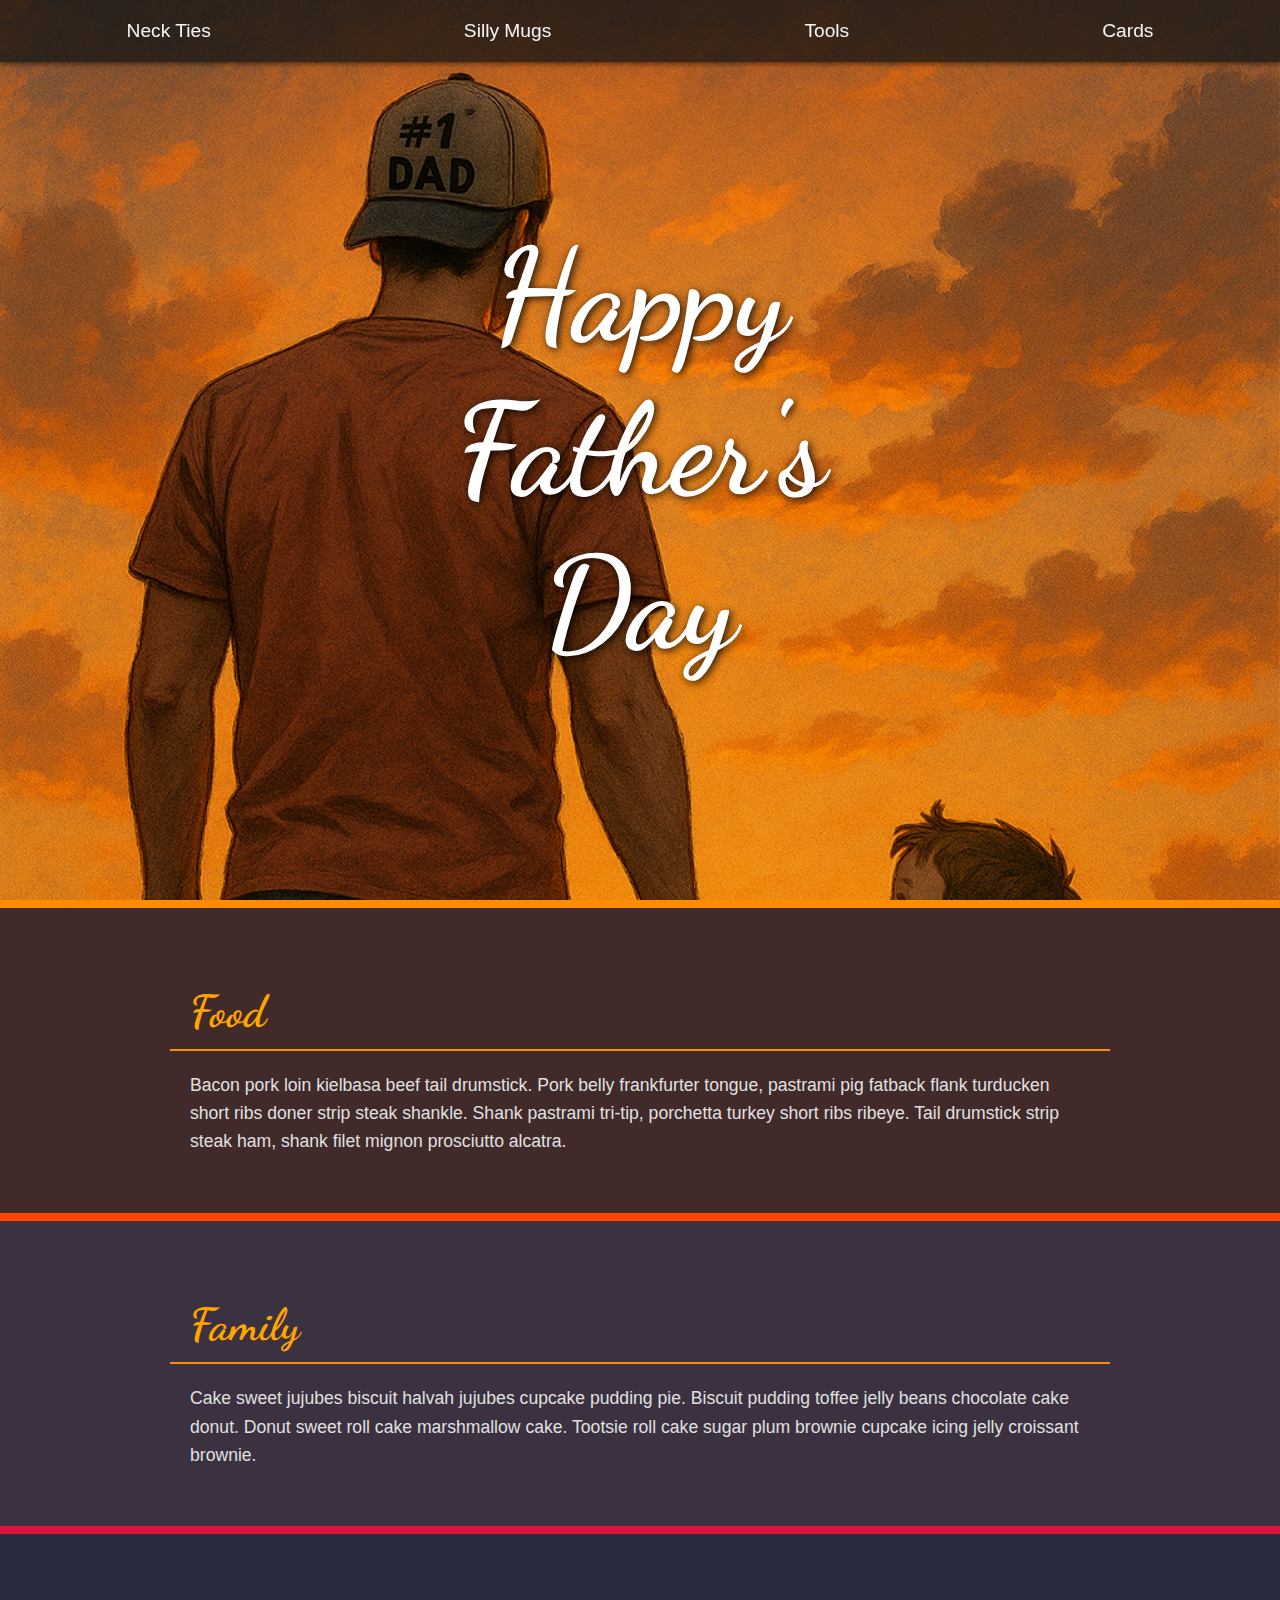
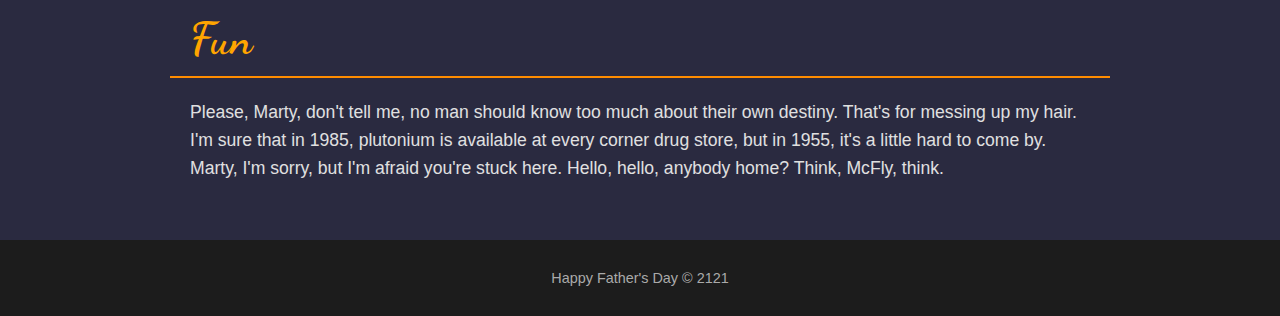
<file: ice/fathersday/index.html>
<!DOCTYPE html>
<html lang="en">

<head>
    <meta charset="UTF-8">
    <meta name="viewport" content="width=device-width, initial-scale=1.0">
    <title>Father's Day Page</title>
    <link rel="stylesheet" href="./styles/styles.css">
</head>

<body>
    <div id="wrapper">
        <header>
            <nav>
                <ul>
                    <li>Neck Ties</li>
                    <li>Silly Mugs</li>
                    <li>Tools</li>
                    <li>Cards</li>
                </ul>
            </nav>
        </header>
        <main>
            <h1>Happy Father's Day</h1>
            <img src="images/fathersday.png">
            <section>
                <h2>Food</h2>
                <p>Bacon pork loin kielbasa beef tail drumstick. Pork belly frankfurter tongue,
                     pastrami pig fatback flank turducken short ribs doner strip steak shankle.
                      Shank pastrami tri-tip, porchetta turkey short ribs ribeye. 
                      Tail drumstick strip steak ham, shank filet mignon prosciutto alcatra. </p>
            </section>
            <section>
                <h2>Family</h2>
                <p>Cake sweet jujubes biscuit halvah jujubes cupcake pudding pie. Biscuit
                    pudding toffee jelly beans chocolate cake donut. Donut sweet roll cake
                    marshmallow cake. Tootsie roll cake sugar plum brownie cupcake icing
                    jelly croissant brownie.</p>
            </section>
            <section>
                <h2>Fun</h2>
                <p>Please, Marty, don't tell me, no man should know too much about their own
                     destiny. That's for messing up my hair. I'm sure that in 1985, 
                     plutonium is available at every corner drug store, but in 1955, 
                     it's a little hard to come by. Marty, I'm sorry, but I'm afraid 
                     you're stuck here. Hello, hello, anybody home? Think, McFly, think. 
                     </p>
            </section>
        </main>
        <footer>
            Happy Father's Day &copy; 2121
        </footer>
    </div>
</body>

</html>
</file>
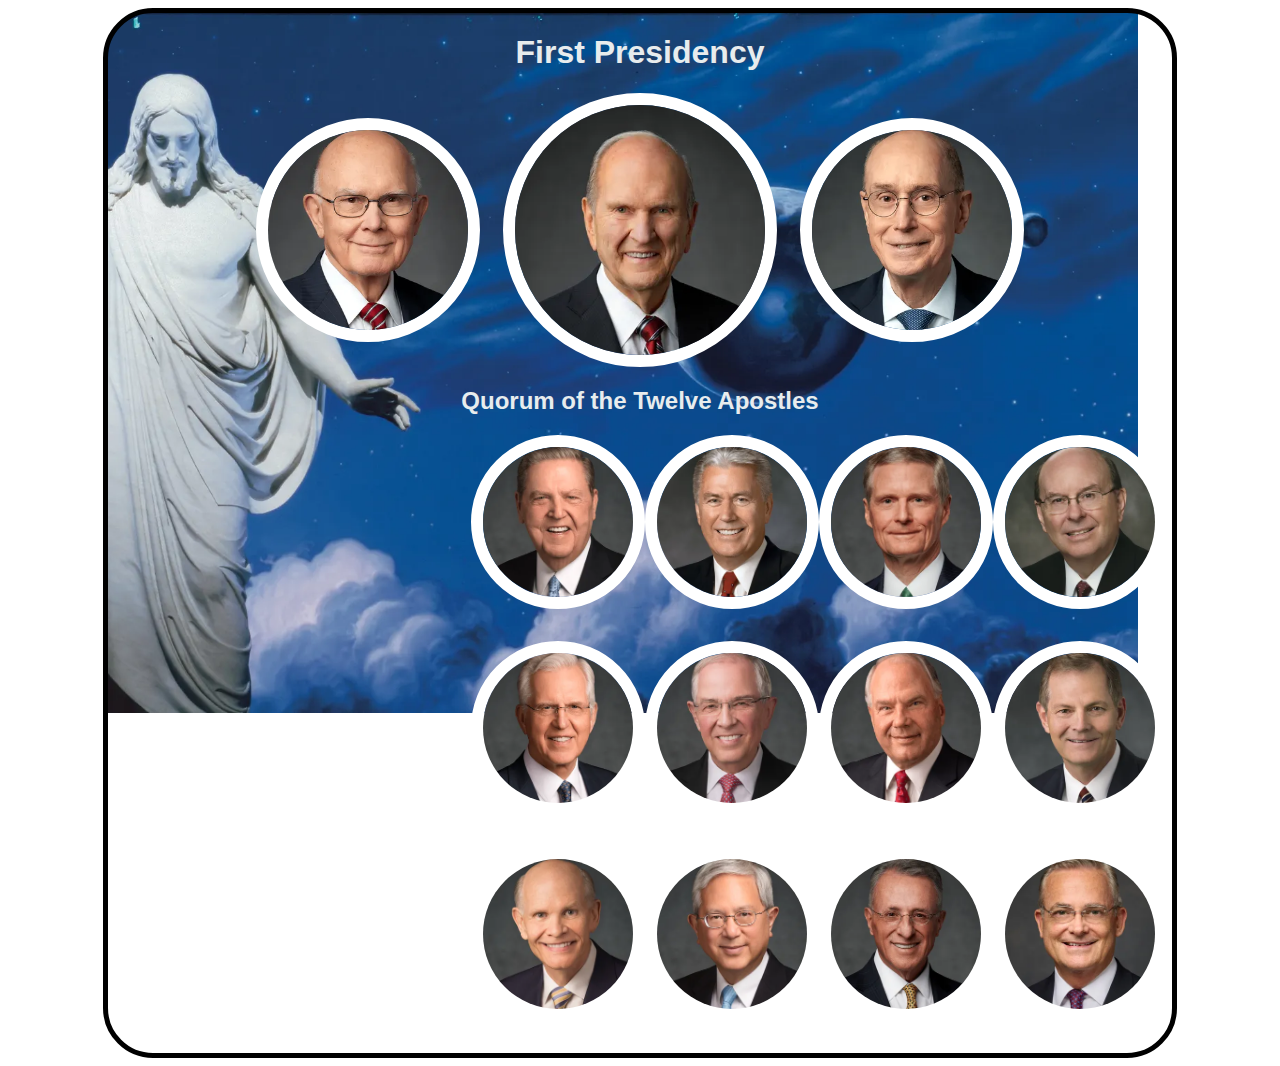
<file: ice/apostle_spotlight/apostles.html>
<!DOCTYPE html>
<html lang="en">
<head>
    <meta charset="UTF-8">
    <meta name="viewport" content="width=device-width, initial-scale=1.0">
    <title>Apostles Spotlights</title>
    <style>
        body {
           color: #E8ECED;
           font-family: Arial, Helvetica, sans-serif;
           text-align: center;
        }
        #content {
            border: 5px solid black;
            border-radius: 50px;
            background-image: url(./images/christus.webp);
            background-repeat: no-repeat;
            background-position-x: -300px   ;
            background-size: 125%;
            width: 85%;
            max-width: 1920px;
            height: 100%;
            margin: 0 auto;
            padding: 0 5%;
            box-sizing: border-box;
        }
        img {
            border: 12px solid white;
            transition: 0.1s;
        }
        img:hover {
            border: 12px solid #007DA5;
            box-shadow: 5px 5px 10px #002244;
            transform: scale(95%);
        }
        #first-presidency {
            display: flex;
            justify-content: center;
            align-items: center;
        }
        #Prophet {
            height: 250px;
            width: 250px;
            object-fit: cover;
            border-radius: 50%;
            margin: 0 2.5%;
        }
        .counselor {
            height: 200px;
            width: 200px;
            object-fit: cover;
            border-radius: 50%;
        }
        #apostles {
            display: grid;
            grid-template-columns: repeat(4, 1fr);
            margin: 0 300px;
        }
        .apostle {
            border-radius: 50%;
            height: 150px;
            width: 150px;
            object-fit: cover;
            margin-bottom: 2em;
            justify-self: center;
        }
    </style>
</head>
<body>
    <div id="content">

        <h1>First Presidency</h1>
        <div id="first-presidency">
            <img class="counselor" src="./images/oaks.webp" alt="Dallin H. Oaks.">
            <img id="Prophet" src="./images/nelson.webp" alt="Russell M. Nelson">
            <img class="counselor" src="./images/eyring.webp" alt="Henry B. Eyring">
        </div>

        <h2>Quorum of the Twelve Apostles</h2>
        <div id="apostles">
            <img class="apostle" src="./images/holland.webp" alt="Jeffery R. Holland">
            <img class="apostle" src="./images/uchtdorf.webp" alt="Dieter F. Uchtdorf">
            <img class="apostle" src="./images/bednar.webp" alt="David A. Bednar">
            <img class="apostle" src="./images/cook.webp" alt="Quentin L. Cook">
            <img class="apostle" src="./images/christofferson.webp" alt="D. Todd Christofferson">
            <img class="apostle" src="./images/anderson.webp" alt="Niel L. Anderson">
            <img class="apostle" src="./images/rasband.webp" alt="Ronald A. Rasband">
            <img class="apostle" src="./images/stevenson.webp" alt="Gary E. Stevenson">
            <img class="apostle" src="./images/renlund.webp" alt="Dale G. Renlund">
            <img class="apostle" src="./images/gong.webp" alt="Gerrit W. Gong">
            <img class="apostle" src="./images/soares.webp" alt="Ulisses Soares">
            <img class="apostle" src="./images/kearon.webp" alt="Patrick Kearon">
        </div>
    </div>
</body>
</html>
</file>
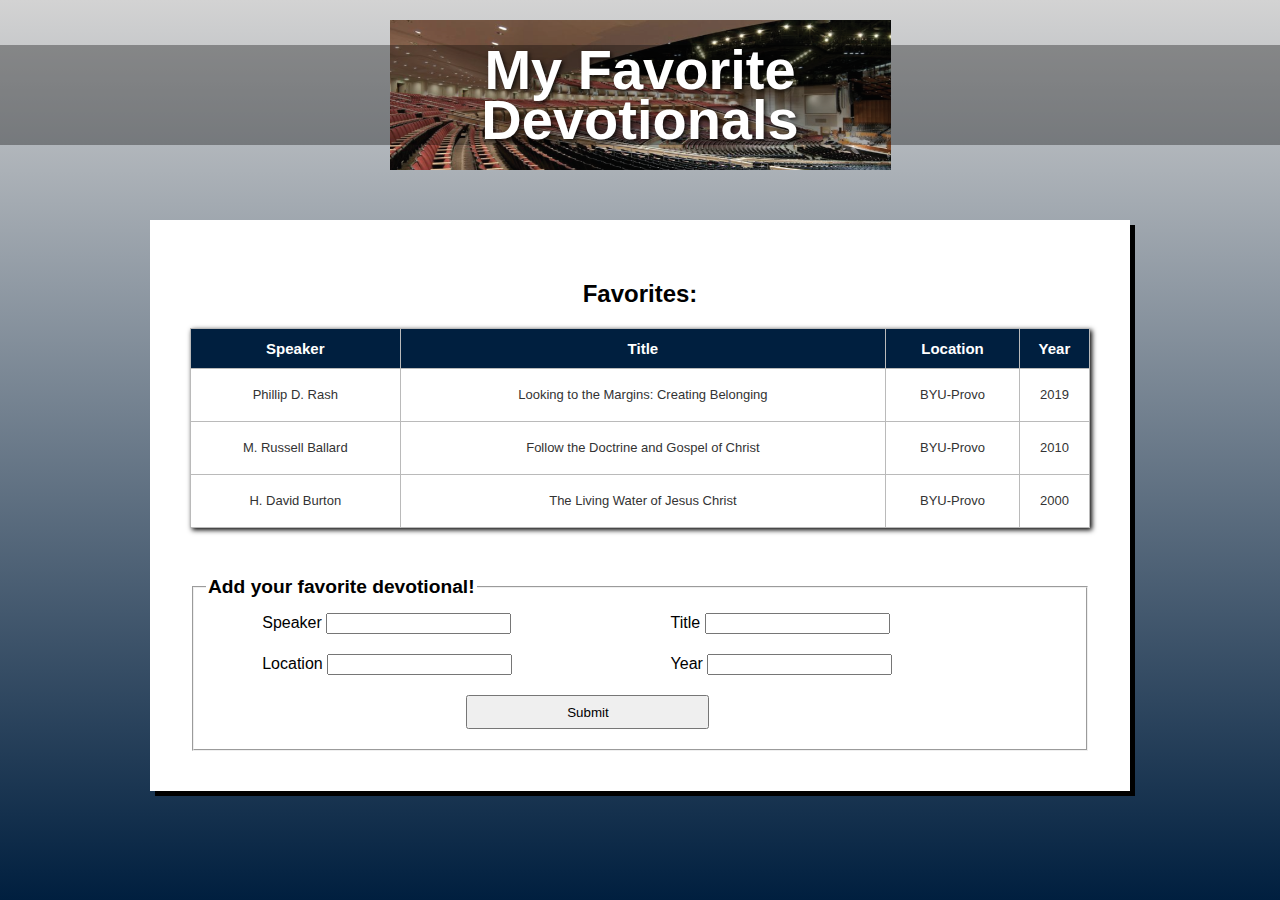
<file: ice/favorite_devo/favdevo.html>
<!DOCTYPE html>
<html lang="en">
<head>
  <meta charset="UTF-8" />
  <meta name="viewport" content="width=device-width, initial-scale=1.0"/>
  <title>My Favorite Devotionals</title>
  <link rel="stylesheet" href="styles/styles.css" />
</head>
<body>
  <div class="container">
    <header class="header">
      <div class="header-image">
        <h1>My Favorite<br>Devotionals</h1>
      </div>
    </header>
    <main>
      <div class="content-box">
        <!-- Add your devotional content here -->
        <h2>Favorites:</h2> 
        <table>
            <thead>
            <tr>
              <th>Speaker</th>
              <th>Title</th>
              <th>Location</th>
              <th>Year</th>
            </tr>
            </thead>

            <tbody>
            <tr>
              <td>Phillip D. Rash</td>
              <td>Looking to the Margins: Creating Belonging</td>
              <td>BYU-Provo</td>
              <td>2019</td>
            </tr>

            <tr>
              <td>M. Russell Ballard</td>
              <td>Follow the Doctrine and Gospel of Christ</td>
              <td>BYU-Provo</td>
              <td>2010</td>
            </tr>

            <tr>
              <td>H. David Burton</td>
              <td>The Living Water of Jesus Christ</td>
              <td>BYU-Provo</td>
              <td>2000</td>
            </tr>
            </tbody>
         </table>

         <form>
          <fieldset>
            <legend>Add your favorite devotional!</legend>
            <div id="1">
              <label for="speaker">Speaker</label>
              <input type="text" name="speaker" id="speaker">
            </div>
              
            <div id="2">
              <label for="title">Title</label>
              <input type="text" name="title" id="title">
            </div>

            <div id="3">
              <label for="location">Location</label>
              <input type="text" name="location" id="location">
            </div>

            <div id="4">
              <label for="year">Year</label>
              <input type="text" name="year" id="year">
            </div>

            <div id="submit">
              <input type="submit" value="Submit">
            </div>
          </fieldset>
         </form>

        </div>
    </main>
  </div>
</body>
</html>
</file>
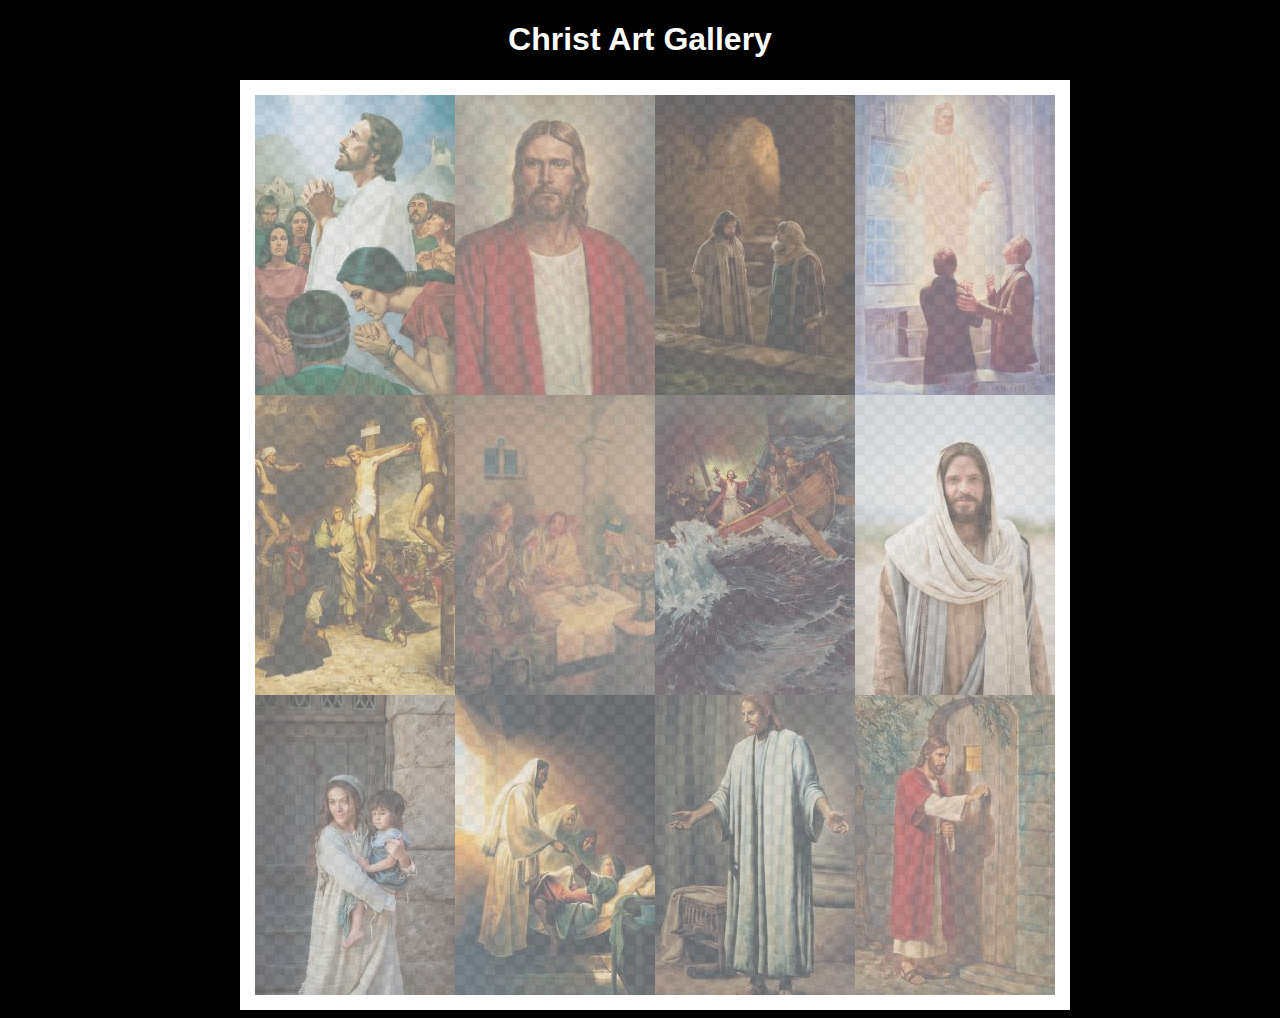
<file: ice/gallery/gallery.html>
<!DOCTYPE html>
<html lang="en">
<head>
    <meta charset="UTF-8">
    <meta name="viewport" content="width=device-width, initial-scale=1.0">
    <title>Images of Christ</title>
    <style>
        body {
            background: black;
        }
        #wrapper{
            width: 800px;
            margin: 0 auto;
        }
        nav {
            color: white;
            text-align: center;
            font-family: Haettenschweiler, 'Arial Narrow Bold', sans-serif;
        }
        #gallery{
            display: grid;
            grid-template-columns: 200px 200px 200px 200px;
            border: 15px solid rgb(255, 255, 255);
            width: 100%;
            background-color: #ddd;
            background-image:
                linear-gradient(45deg, #ccc 26%, transparent 26%), 
                linear-gradient(135deg, #ccc 26%, transparent 26%),
                linear-gradient(45deg, transparent 75%, #ccc 75%),
                linear-gradient(135deg, transparent 75%, #ccc 75%);
            background-size: 20px 20px; /* Must be a square */
            background-position: 0 0, 10px 0, 10px -10px, 0px 10px; 
            
        }
        #gallery a {
            cursor: url('images/christus.png'), pointer;
        }
        #gallery img {
            width: 200px;
            height: 300px;
            opacity:50%;
            display:block;
        }
        #gallery img:hover{
            opacity: 100%;
        }
    </style>
</head>
<body>
    <div id="wrapper">
        <nav>
            <h1>Christ Art Gallery</h1>
        </nav>
        <main>
            <div id="gallery">
                <a href="images/big/img1.jpg"><img src="images/small/img1.jpg" alt="huge file size" ></a>
                <a href="images/big/img2.jpg"><img src="images/small/img2.jpg" alt="huge file size" ></a>
                <a href="images/big/img3.jpg"><img src="images/small/img3.jpg" alt="huge file size" ></a>
                <a href="images/big/img4.jpg"><img src="images/small/img4.jpg" alt="huge file size" ></a>
                <a href="images/big/img5.jpg"><img src="images/small/img5.jpg" alt="huge file size" ></a>
                <a href="images/big/img6.jpg"><img src="images/small/img6.jpg" alt="huge file size" ></a>
                <a href="images/big/img7.jpg"><img src="images/small/img7.jpg" alt="huge file size" ></a>
                <a href="images/big/img8.jpg"><img src="images/small/img8.jpg" alt="huge file size" ></a>
                <a href="images/big/img9.jpg"><img src="images/small/img9.jpg" alt="huge file size" ></a>
                <a href="images/big/img10.jpg"><img src="images/small/img10.jpg" alt="huge file size" ></a>
                <a href="images/big/img11.jpg"><img src="images/small/img11.jpg" alt="huge file size" ></a>
                <a href="images/big/img12.jpg"><img src="images/small/img12.jpg" alt="huge file size" ></a>
            </div>
        </main>
    </div>
</body>
</html>
</file>
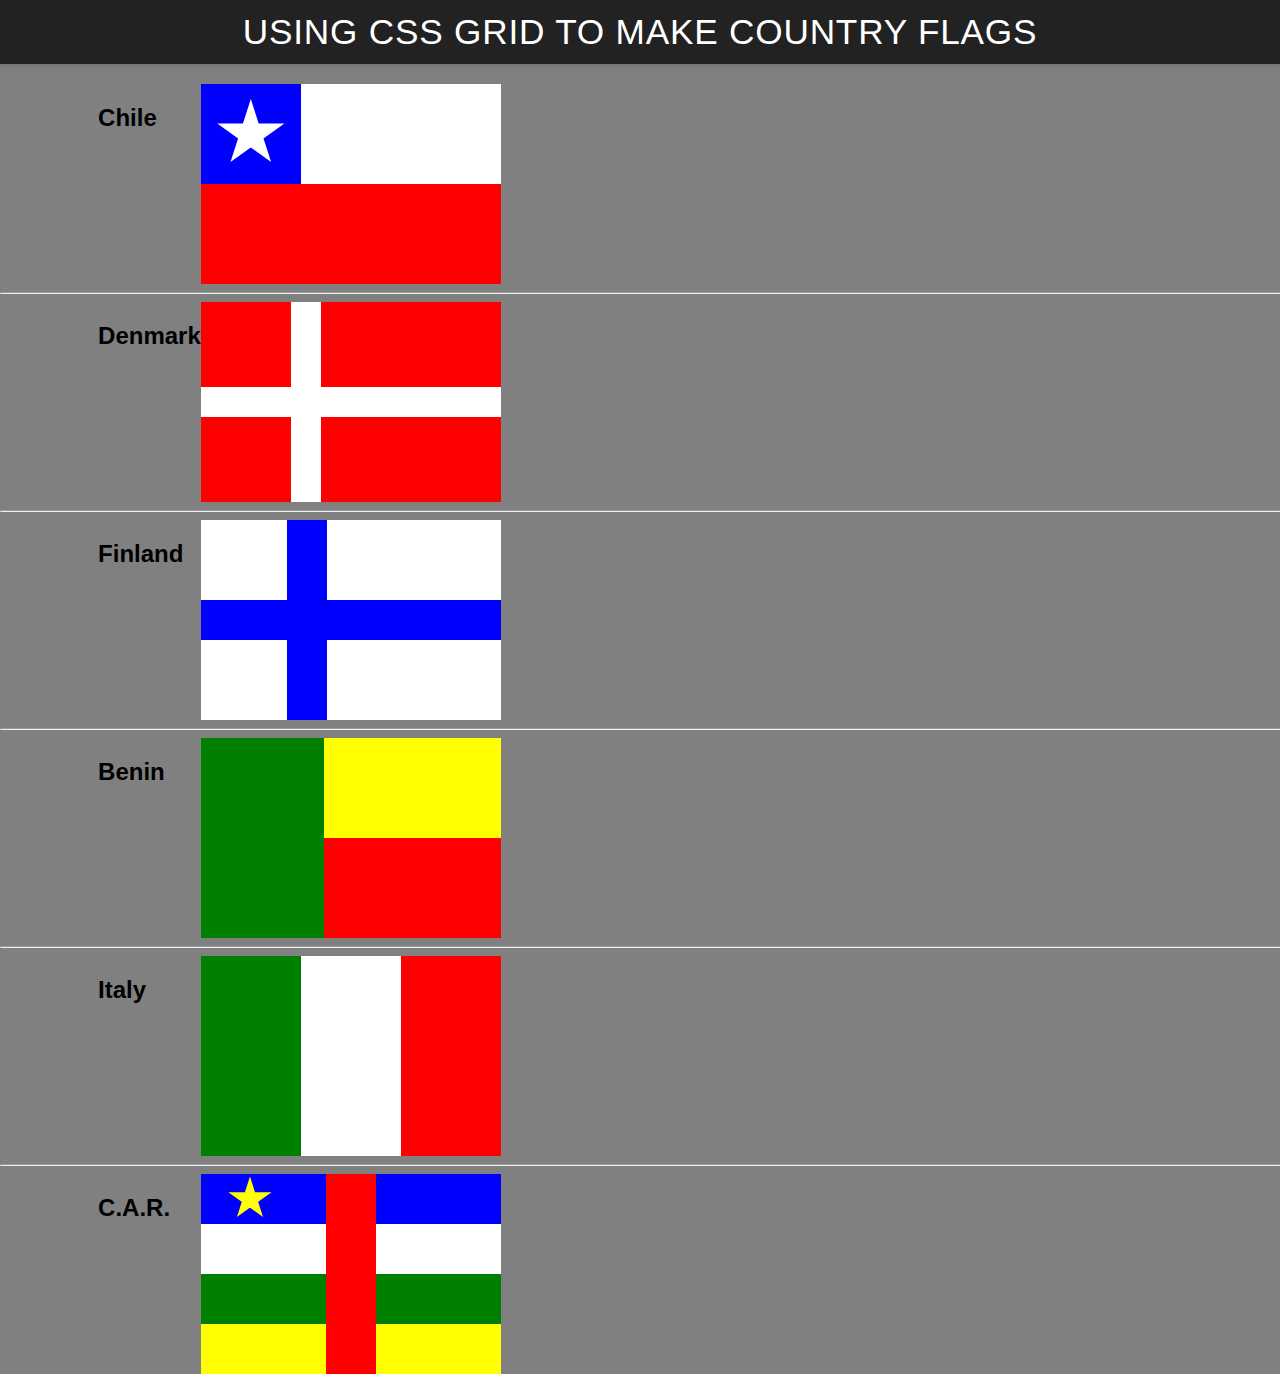
<file: ice/grid_flags/flags.html>
<!DOCTYPE html>
<html lang="en">

<head>
    <meta charset="UTF-8">
    <meta name="viewport" content="width=device-width, initial-scale=1.0">
    <title>Flag</title>
    <style>
        body {
            margin: 0;
            font-family: 'Helvetica Neue', sans-serif;
            background-color: gray;
        }

        header {
            background-color: #222;
            color: #fff;
            padding: 0.75rem 1.5rem;
            display: flex;
            align-items: center;
            justify-content: center;
            font-size: 1.1rem;
            letter-spacing: 0.05rem;
            text-transform: uppercase;
            box-shadow: 0 2px 4px rgba(0, 0, 0, 0.1);
        }

        header h1 {
            margin: 0;
            font-weight: 400;
        }
        main {
            display: grid;
            grid-template-columns: .1fr .1fr 1fr .1fr;
            margin-top: 20px;
        }
        hr {
            width: 100%;
            grid-column: 1 / 5;
        }
        h2 {
            grid-column: 2/3;
        }

        #blue {
            background: blue;
            grid-column: 1 / 2;
            display: grid;
            align-items: center;
            justify-items: center;
        }

        #white {
            background: white;
            grid-column: 2 / 4;
        }

        #red {
            background: red;
            grid-column: 1 / 4;
        }

        #chile {
            display: grid;
            grid-template-columns: 1fr 1fr 1fr;
            grid-template-rows: 1fr 1fr;
            height: 200px;
            width: 300px;
        }

        .star {
            width: 70px;
            aspect-ratio: 1;
            background: white;
            clip-path: polygon(50% 0, 79% 90%, 2% 35%, 98% 35%, 21% 90%);
        }

        #denmark {
            display: grid;
            grid-template-columns: 1fr 2fr;
            grid-template-rows: 1fr 1fr;
            gap: 30px 30px;
            height: 200px;
            width: 300px;
            background: #fff;
        }
        #denmark div {
            background-color: red;
            grid-column: 0/3;
            grid-row: 0/3;
        }

        #finland {
            display: grid;
            grid-template-columns: 1fr 2fr;
            grid-template-rows: 1fr 1fr;
            gap: 40px 40px;
            height: 200px;
            width: 300px;
            background: blue;
        }
        #finland div {
            background-color: #fff;
        }

        #benin {
            display: grid;
            grid-template-columns: 1.4fr 2fr;
            grid-template-rows: 1fr 1fr;
            height: 200px;
            width: 300px;
        }
        #bgreen {
            background-color: green;
            grid-row: 1 / 3;
        }
        #byellow {
            background-color: yellow;
            grid-column: 2 / 3;
        }
        #bred {
            background-color: red;
            grid-column: 2 / 3;
        }

        #italy {
            display: grid;
            grid-template-columns: 1fr 1fr 1fr;
            grid-template-rows: 1fr;
            height: 200px;
            width: 300px;
        }
        #igreen {
            background-color: green;
        }
        #iwhite {
            background-color: white;
        }
        #ired {
            background-color: red;
        }

        #car {
            display: grid;
            grid-template-columns: 1fr 1fr;
            grid-template-rows: repeat(4, 1fr);
            column-gap: 50px;
            height: 200px;
            width: 300px;
            background-color: red;
        }
        #cblue {
            background-color: blue;
            grid-column: 1 / 2;
            grid-row: 1 / 2;
            display: grid;
            grid-template-columns: 1fr 1fr 1fr 1fr;
            justify-content: center;
            align-items: center;
        }
        .star2 {
            width: 45px;
            grid-column: 2 / 3;
            aspect-ratio: 1;
            background: yellow;
            clip-path: polygon(50% 0, 79% 90%, 2% 35%, 98% 35%, 21% 90%);
        }
        #cwhite {
            background-color: white;
            grid-column: 1 / 2;
            grid-row: 2 / 3;
        }
        #cgreen {
            background-color: green;
            grid-column: 1 / 2;
            grid-row: 3 / 4;
        }
        #cyellow {
            background-color: yellow;
            grid-column: 1 / 2;
            grid-row: 4 / 5;
        }
        #cblue2 {
            background-color: blue;
            grid-column: 2 / 3;
            grid-row: 1 / 2;
        }
        #cwhite2 {
            background-color: white;
            grid-column: 2 / 3;
            grid-row: 2 / 3;
        }
        #cgreen2 {
            background-color: green;
            grid-column: 2 / 3;
            grid-row: 3 / 4;
        }
        #cyellow2 {
            background-color: yellow;
            grid-column: 2 / 3;
            grid-row: 4 / 5;
        }

    </style>
</head>

<body>
    <header>
        <h1>Using CSS Grid to make Country Flags</h1>
    </header>
    <main>
        <h2>Chile</h2>
        <div id="chile">
            <div id="blue">
                <div class="star"></div>
            </div>
            <div id="white"></div>
            <div id="red"></div>
        </div>
        <hr>

        <h2>Denmark</h2>
        <div id="denmark">
            <div id="dred1"></div>
            <div id="dred2"></div>
            <div id="dred3"></div>
            <div id="dred4"></div>
        </div>
        <hr>

        <h2>Finland</h2>
        <div id="finland">
            <div id="fwhite1"></div>
            <div id="fwhite2"></div>
            <div id="fwhite3"></div>
            <div id="fwhite4"></div>
        </div>
        <hr>

        <h2>Benin</h2>
        <div id="benin">
            <div id="bgreen"></div>
            <div id="byellow"></div>
            <div id="bred"></div>
        </div>
        <hr>

        <h2>Italy</h2>
        <div id="italy">
            <div id="igreen"></div>
            <div id="iwhite"></div>
            <div id="ired"></div>
        </div>
        <hr>

        <h2>C.A.R.</h2>
        <div id="car">
            <div id="cblue">
                <div class="star2"></div>
            </div>
            <div id="cblue2"></div>

            <div id="cwhite"></div>
            <div id="cwhite2"></div>
            
            <div id="cgreen"></div>
            <div id="cgreen2"></div>
            
            <div id="cyellow"></div>
            <div id="cyellow2"></div>
        </div>

    </main>
</body>

</html>
</file>
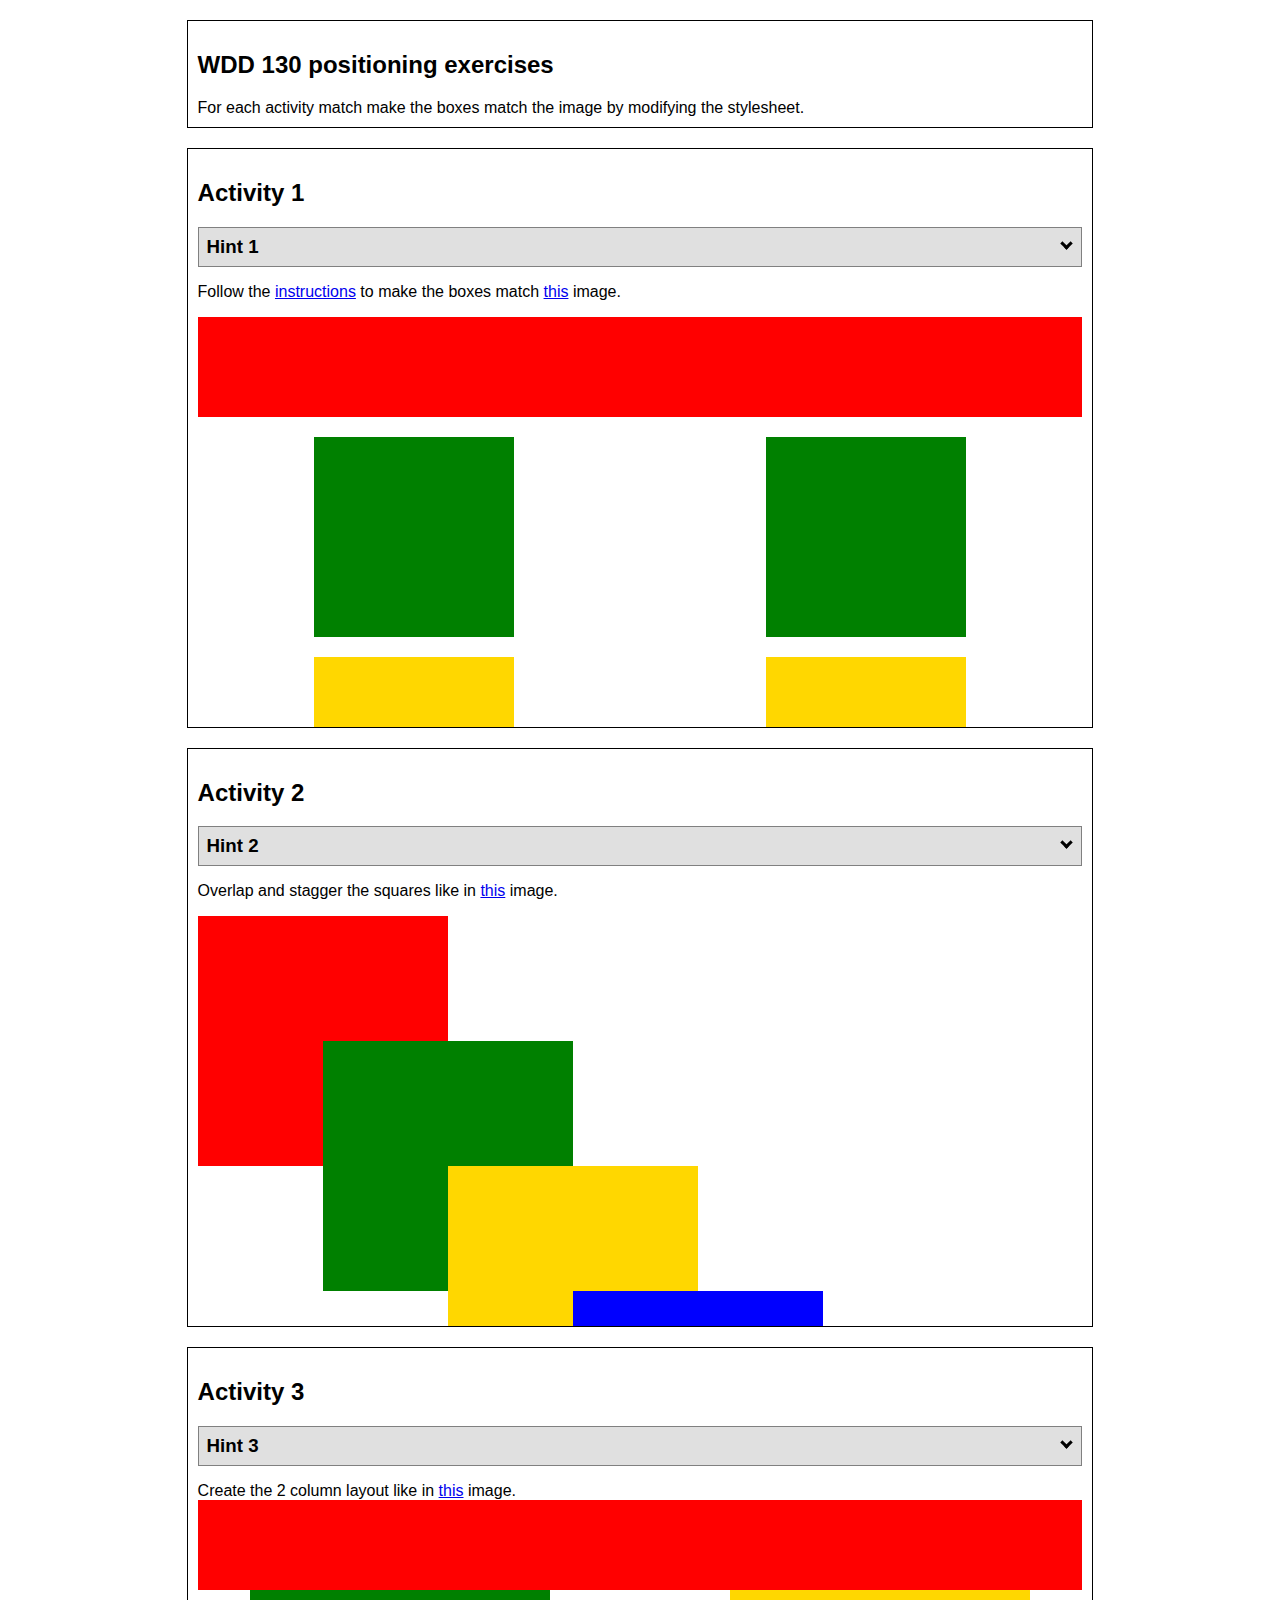
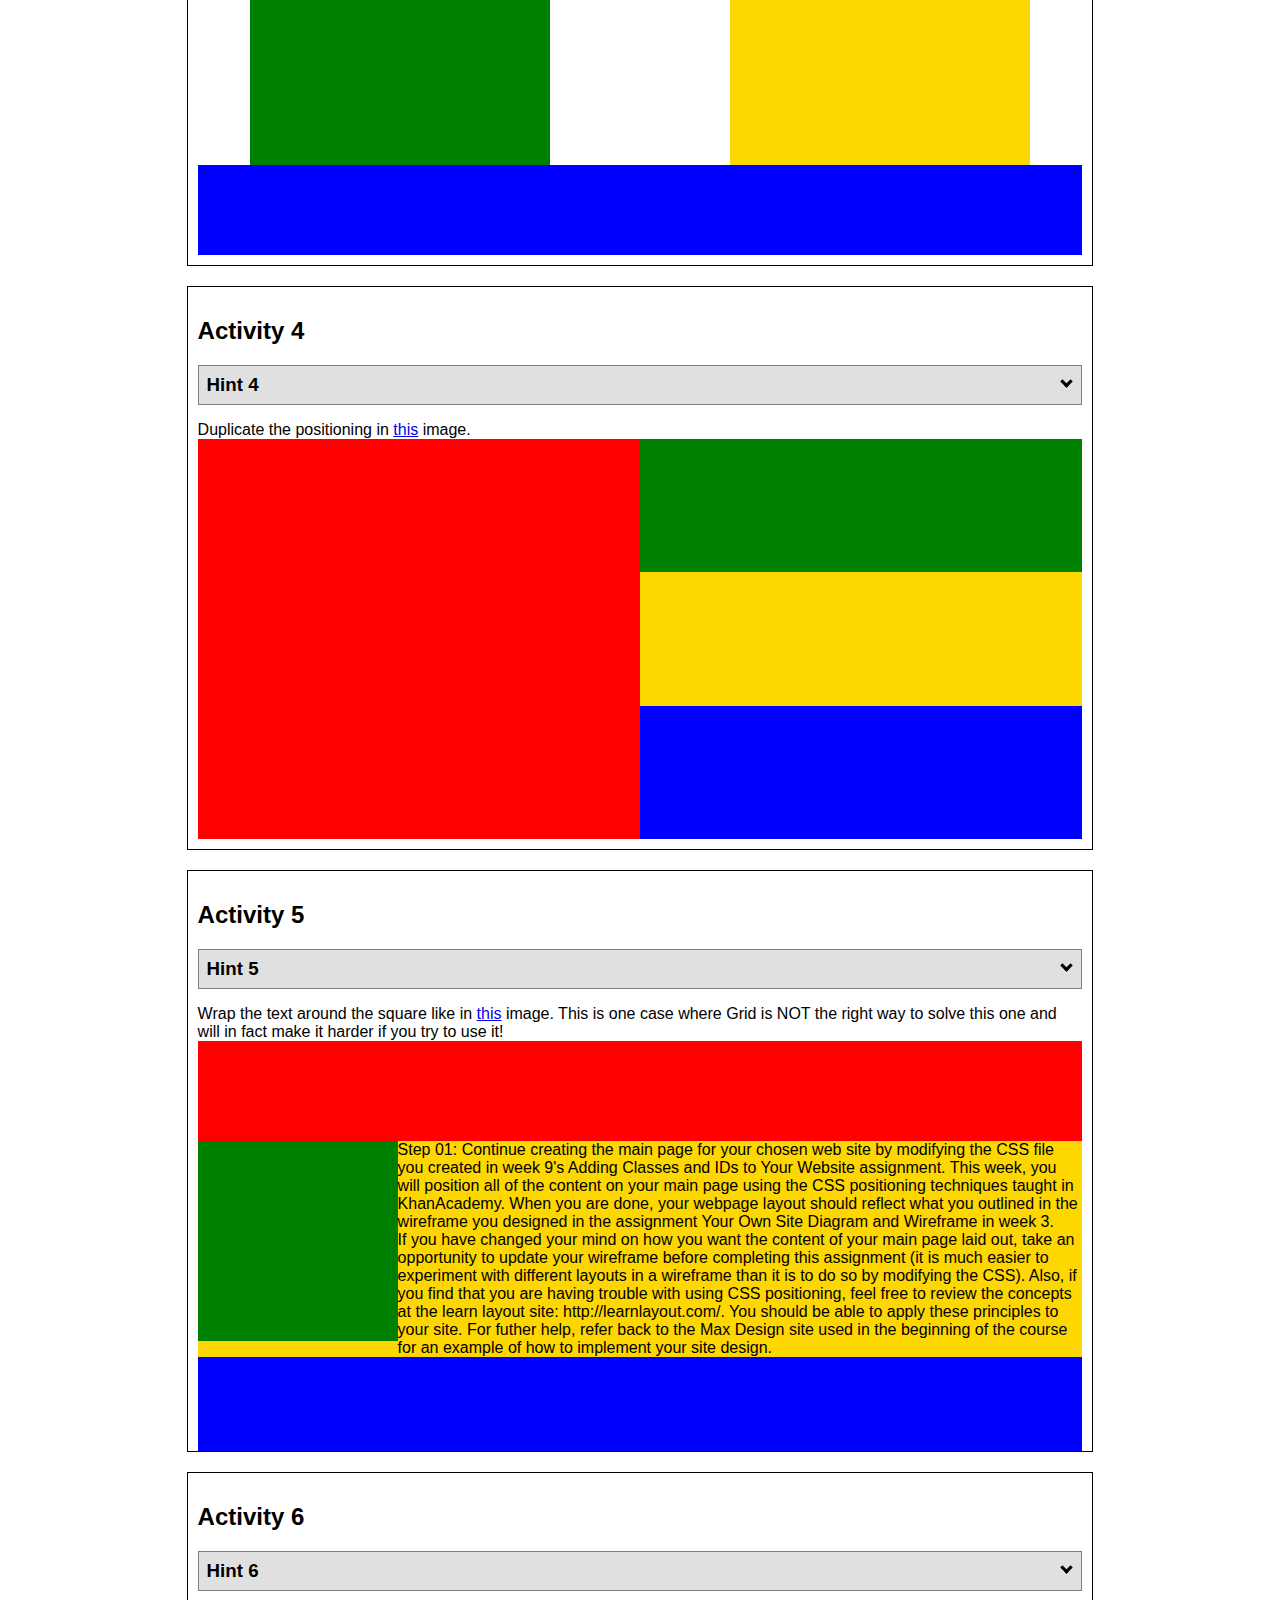
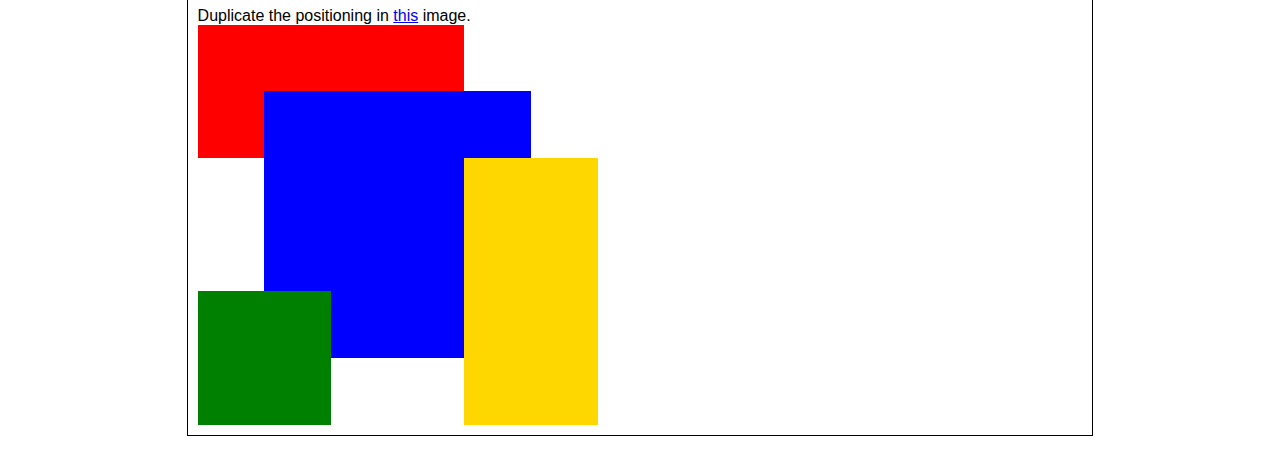
<file: ice/positioning/positioning.html>
<!DOCTYPE html>
<html lang="en">
  <head>
    <!-- HTML - Name: positioning.html -->
    <title>Positioning Activity</title>
    <link rel="stylesheet" type="text/css" href="positionstyles.css" />
  </head>
  <body>
    <div class="activity">
      <h2>WDD 130 positioning exercises</h2>
      For each activity match make the boxes match the image by modifying the stylesheet.</div>
    <div class="activity">
      <h2>Activity 1</h2>
      <section class="hint"><input type="checkbox" ><i></i> <h3>Hint 1</h3><div><p>Check out the <a href="../../activities/week07/ice-css_positioning.html" target="_blank">activity instructions</a></p></div></section>
      <p>Follow the <a href="../../activities/week07/ice-css_positioning.html"" target="_blank">instructions</a> to make the boxes match  <a href="../../images/example1.png" target="_blank">this</a> image.</p>
      <div class="content1" >
        <div class="red1" ></div>
        <div class="green1" ></div>
        <div class="green1" ></div>
        <div class="yellow1"></div>
        <div class="yellow1"></div>
        <div class="blue1"></div>
      </div>
    </div>
    <div class="activity">
      <h2>Activity 2</h2>
      <section class="hint"><input type="checkbox" > <h3>Hint 2</h3><i></i><div>
      <ul>
      <li>grid-template-columns: 50px 50px 50px 50px 50px </li></ul></div></section>
      <p>Overlap and stagger the squares like in <a href="../../images/example2.png" target="_blank">this</a> image.</p>
      <div class="content2" >
        <div class="red2" ></div>
        <div class="green2" ></div>
        <div class="yellow2"></div>
        <div class="blue2"></div>
      </div>
    </div>
    <div class="activity">
      <h2>Activity 3</h2>
      <section class="hint"><input type="checkbox" > <h3>Hint 3</h3><i></i><div><p>This one is going to be best solved with CSS Grid. Remember to make the boxes the right width first...then start moving them around. </p><h4>Properties used:</h4><ul><li>display:grid;</li><li>grid-template-columns:</li><li>grid-column-gap:</li>
        <li>grid-column:</li>  </ul></div></section>
      Create the 2 column layout like in <a href="../../images/example3.png" target="_blank">this</a>  image.
      <div class="content3" >
        <div class="red3" ></div>
        <div class="green3" ></div>
        <div class="yellow3"></div>
        <div class="blue3"></div>
      </div>
    </div>
    <div class="activity">
      <h2>Activity 4</h2>
      <section class="hint"><input type="checkbox" > <h3>Hint 4</h3><i></i><div><p>For the others we have been primarily concerned with width. For this one you will need to adjust height as well. </p><h4>Properties used:</h4><ul><li>display:grid;</li><li>grid-template-columns:</li><li>grid-row:</li></ul></div></section>
      Duplicate the positioning in <a href="../../images/example4.png" target="_blank">this</a> image. 
      <div class="content4" >
        <div class="red4" ></div>
        <div class="green4" ></div>
        <div class="yellow4"></div>
        <div class="blue4"></div>
      </div>
    </div>

    <div class="activity">
      <h2>Activity 5</h2>
      <section class="hint"><input type="checkbox" > <h3>Hint 5</h3><i></i><div><p>Grid is <strong>not</strong> the right way to do this.  In fact there is only one way to really do that...and that is with float. Remember that we float the thing we want the text to wrap around.  Also remember to start by making all the shapes the right size and shape.</p><h4>Properties used:</h4><ul><li>float: left;</li></ul></div></section>
      Wrap the text around the square like in <a href="../../images/example5.png" target="_blank">this</a> image. This is one case where Grid is NOT the right way to solve this one and will in fact make it harder if you try to use it!
      <div class="content5" >
        <div class="red5" ></div>
        <div class="green5" ></div>
        <div class="yellow5">Step 01: Continue creating the main page for your chosen web site by modifying the CSS file you created in week 9's Adding Classes and IDs to Your Website assignment. This week, you will position all of the content on your main page using the CSS positioning techniques taught in KhanAcademy. When you are done, your webpage layout should reflect what you outlined in the wireframe you designed in the assignment Your Own Site Diagram and Wireframe in week 3. <br />
          If you have changed your mind on how you want the content of your main page laid out, take an opportunity to update your wireframe before completing this assignment (it is much easier to experiment with different layouts in a wireframe than it is to do so by modifying the CSS). Also, if you find that you are having trouble with using CSS positioning, feel free to review the concepts at the learn layout site: http://learnlayout.com/. You should be able to apply these principles to your site. For futher help, refer back to the Max Design site used in the beginning of the course for an example of how to implement your site design.</div>
        <div class="blue5"></div>
      </div>
    </div>
    <div class="activity">
      <h2>Activity 6</h2>
      <section class="hint"><input type="checkbox" > <h3>Hint 6</h3><i></i><div><p>This one is all about visualizing the grid behind the layout. If you are having a hard time doing that first: all the sizes are even multiples of 100, and second here is another example with the lines drawn: <a href="../../images/example6-hint.png" target="_blank">example 6 with lines</a>. For this one you will find it easiest if you use px for the column width. You can also use <kbd>z-index</kbd> to control the element layering.    </p><h4>Properties used:</h4><ul><li>display:grid;</li><li>grid-template-columns:</li><li>grid-column:</li><li>grid-row:</li><li><a href="https://www.w3schools.com/cssref/pr_pos_z-index.asp" target="_blank">z-index:</a></li></ul></div></section>
      Duplicate the positioning in <a href="../../images/example6.png" target="_blank">this</a> image.
      <div class="content6" >
        <div class="red6" ></div>
        <div class="green6" ></div>
        <div class="yellow6"></div>
        <div class="blue6"></div>
      </div>
    </div>
  </body>
</html>
</file>
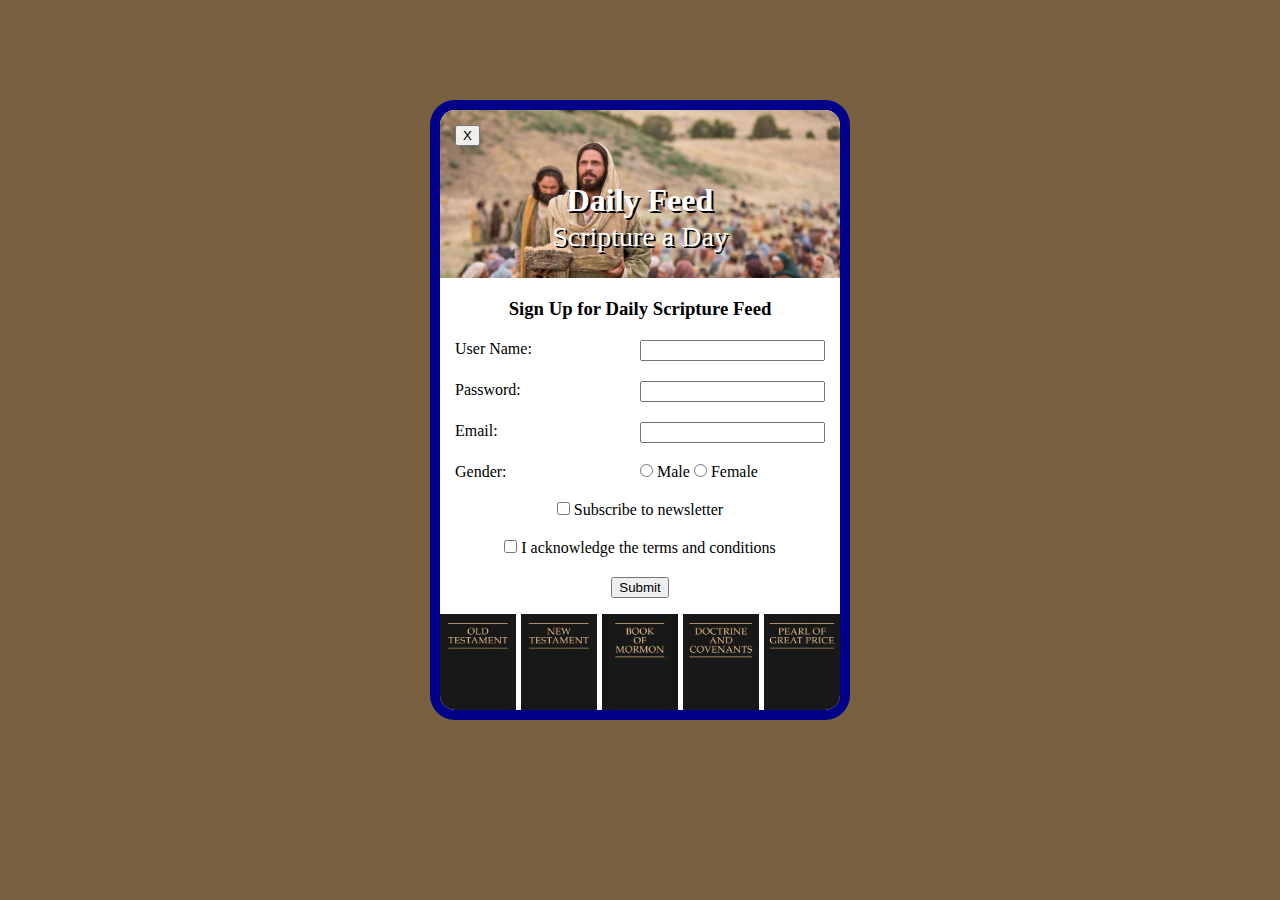
<file: ice/signup/signup.html>
<!DOCTYPE html>
<html lang="en">

<head>
    <meta charset="UTF-8">
    <meta name="viewport" content="width=device-width, initial-scale=1.0">
    <title>Daily Feed Sign Up</title>

    <style>
        * {
            margin: 0;
        }

        body {
            background: rgb(120, 96, 64);
        }

        #formContainer {
            height: 600px;
            width: 400px;
            margin: 100px auto;
            background-color: #fff;
            border: 10px solid #000089;
            border-radius: 25px;
            display: grid;
            grid-template-columns: 1fr;
            grid-template-rows: 28% 56% 16%;
            overflow: hidden;
        }
        #hero, #header {
            grid-row: 1 / 2;
            grid-column: 1 / 2;
        }
        #header {
            padding-top: 18%;
            color: white;
            text-shadow: 2px 2px 0 black;
            background-image: url(images/jesus_feeds_5000.jpeg);
            background-size: cover;
            line-height: 2.3em;
        }
        #header h1 {
            display: flex;
            justify-self: center;
            font-size: 2em;
        }
        #header p {
            display: flex;
            justify-self: center;
            align-self: auto;
            font-size: 1.75em;
        }
        #hero {
            width: 400px;
            height: 100%;
            object-fit: cover;
        }
        #closeBtn {
            position: absolute;
            top: 125px;
            z-index: 1;
        }
        #body {
            grid-row: 2 / 3;
            grid-column: 1 / 2;
        }
        h3 {
            text-align: center;
            margin: 20px 0;
            
        }
        #myForm {
            display: grid;
            grid-template-columns: 1fr 1fr;
            row-gap: 20px;
            padding: 0 15px;
        }
        #myForm label {
            grid-column: 1 / 2;
        }
        #myForm .centered {
            grid-column: 1 / 3;
            text-align: center;
        }
        #scriptures {
            grid-row: 3 / 4;
            grid-column: 1 / 2;
            display: flex;
            justify-content: space-between;
        }
        #scriptures img {
            width: 19%;
        }
    </style>




</head>

<body>
    <div id="formContainer">
        <div id="header">
            <h1><strong>Daily Feed</strong></h1>
            <p id="subtitle">Scripture a Day</p>
        </div>

        <div id="body">
        <h3><strong>Sign Up for Daily Scripture Feed</strong></h3>
        <form id="myForm">
            <button type="button" id="closeBtn">X</button>
            <label for="username">User Name:</label>
            <input type="text" id="username" name="username" required>

            <label for="password">Password:</label>
            <input type="password" id="password" name="password" required>

            <label for="email">Email:</label>
            <input type="email" id="email" name="email" required>

            <label>Gender:</label>
            <div>
                <input type="radio" id="male" name="gender" value="male" required>
                <label for="male">Male</label>
                <input type="radio" id="female" name="gender" value="female" required>
                <label for="female">Female</label>
            </div>

            <section class="centered">
                <input type="checkbox" id="newsletter" name="newsletter">
                <label for="newsletter">Subscribe to newsletter</label>
            </section>

            <section class="centered">
                <input type="checkbox" id="conditions" name="conditions" required>
                <label for="conditions">I acknowledge the terms and conditions</label>
            </section>

            <section class="centered">
                <button type="submit">Submit</button>
            </section>
        </form>
        </div>

        <div id="scriptures">
            <img src="images/old_testament.webp" alt="The Old Testament">
            <img src="images/new_testament.webp" alt="The New Testament">
            <img src="images/book_of_mormon.webp" alt="The Book of Mormon">
            <img src="images/doctrine_and_covenants.webp" alt="The Doctrine and Covenants">
            <img src="images/pearl_of_great_price.webp" alt="The Pearl of Great Price">
        </div>
    </div>

    <div id="output"></div>










    <script>
        // Here is some Javascript to start looking forward to wdd131
        document.getElementById("closeBtn").addEventListener("click", function () {
            document.getElementById("formContainer").style.display = "none";
         });
        const form = document.getElementById('myForm');
        const output = document.getElementById('output');

        form.addEventListener('submit', function (event) {
            event.preventDefault(); // Stop form from actually submitting

            const formData = new FormData(form);
            const entries = [];

            for (const [key, value] of formData.entries()) {
                if (key == "password") {
                    entries.push(`<strong>${key}</strong>: ${value} (you should probably encrypt the password)`);
                } else {
                    entries.push(`<strong>${key}</strong>: ${value}`);
                }
            }

            output.innerHTML = `
            <br>  
            <h3>Here is the data that would be sent to the server:</h3>
            <ul>
                ${entries.map(item => `<li>${item}</li>`).join('')}
            </ul>
            `;
                });
    </script>

</body>

</html>
</file>
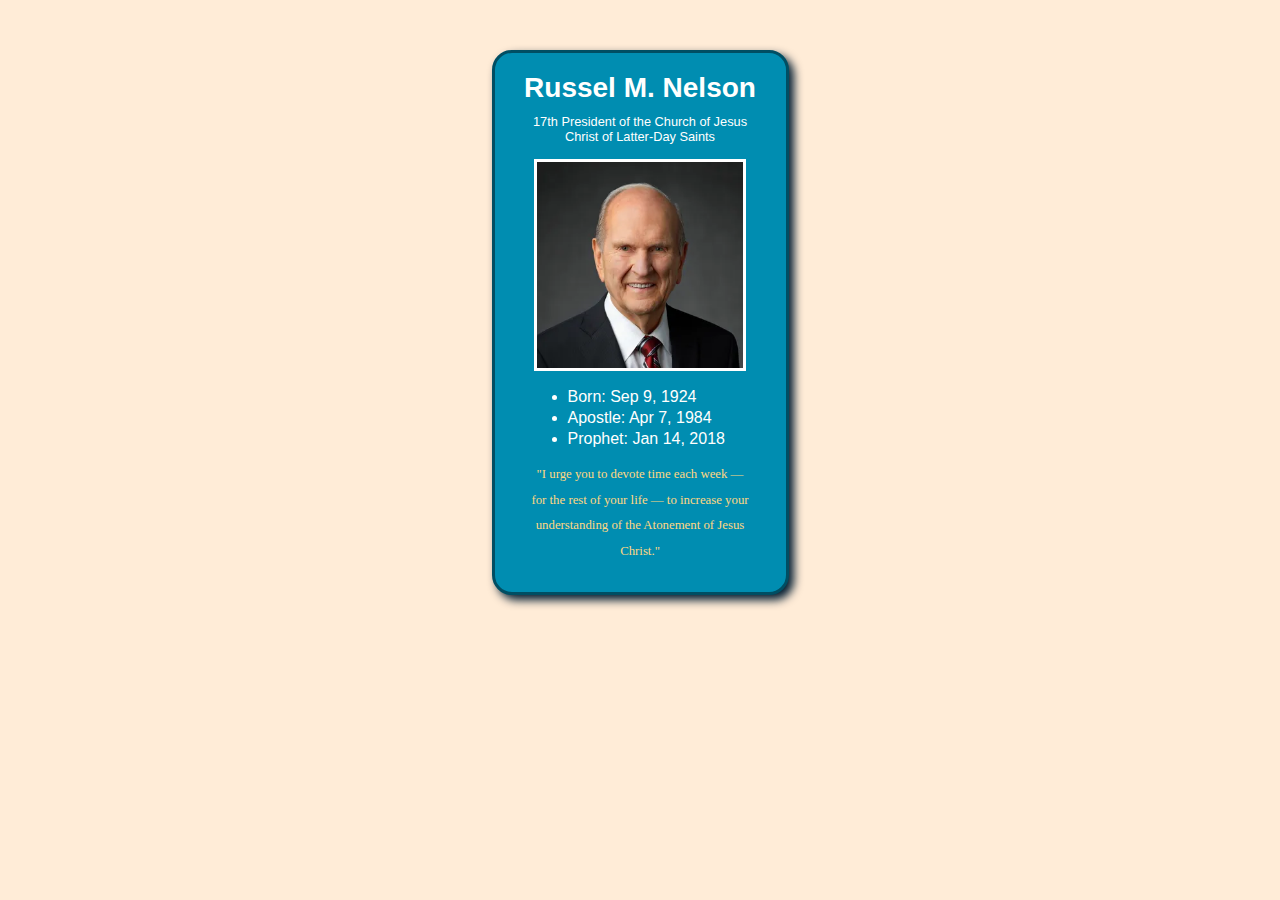
<file: ice/prophet_cards/prophet_cards/nelson.html>
<!DOCTYPE html>
<html lang="en">
<head>
    <meta charset="UTF-8">
    <meta name="viewport" content="width=device-width, initial-scale=1.0">
    <title>Russell M. Nelson</title>
    <style>
        /* Insert styles here, this is called an internal stylesheet  */
        body {
            background: #FFECD7;
            color: #FFFFFE;
            font-family: Helvetica, sans-serif;
            margin: 0;
            padding: 0;
        }

        #card {
            background-color: #008DB1;
            border: 3px solid #004E63;
            border-radius: 20px;
            margin: 50px auto;
            max-width: 275px;
            height: auto;
            padding: 0 8px;
            box-shadow: 5px 5px 10px #001B30;
        }

        #card:hover {
            max-width: 325px;
            box-shadow: 10px 10px 15px #001B30;
        }

        h1 {
            font-size: 1.75em;
            display: flex;
            justify-content: center;
            margin-bottom: 10px;
        }

        #subtitle {
            text-decoration: none;
            font-size: .8em;
            color: inherit;
            display: flex;
            justify-content: center;
            padding: 0 30px;
            text-align: center;
        }

        section img {
            border: 3px solid #fff;
            width: 75%;
            margin: 15px auto;
            display: block;
        }

        ul {
            line-height: 1.3em;
            padding-left: 65px;
            margin-bottom: 0;
        }   

        #quote {
            color: #FFD783;
            font-family: 'Brush Script MT', 'Nanum Brush Script', cursive;
            display: flex;
            justify-content: center;
            text-align: center;
            padding: 0 27px 15px;
            font-size: 0.8em;
            line-height: 2em;
        }

    </style>
</head>


<body>
    <section id="card">
        <h1>Russel M. Nelson</h1>
        <a id="subtitle" href="https://churchofjesuschrist.org">17th President of the Church of Jesus Christ of Latter-Day Saints</a>
        <img src="./images/russell_nelson.png" alt="President Russel M. Nelson.">
        <ul>
            <li>Born: Sep 9, 1924</li>
            <li>Apostle: Apr 7, 1984</li>
            <li>Prophet: Jan 14, 2018</li>
        </ul>
        <p id="quote">"I urge you to devote time each week &mdash; for the rest of your life &mdash; to increase your understanding of the Atonement of Jesus Christ."</p>
    </section>
</body>
</html>
</file>
<file: ice/fathersday/styles/styles.css>
@import url('https://fonts.googleapis.com/css2?family=Dancing+Script:wght@400..700&display=swap');

body {
    background-color: #2a2a2a; /* Dark gray for sunset base */
    margin: 0;
    padding: 0;
    font-family: Arial, sans-serif;
    color: #e0e0e0; /* Light default text color for dark theme */
}

#wrapper {
    /* Wrapper becomes a full-width container, specific content styling handled by inner elements */
    width: 100%;
    margin: 0;
    padding: 0;
    background-color: transparent; /* No background for wrapper itself */
    box-shadow: none;
}

header {
    background-color: rgba(20, 20, 20, 0.75); /* Dark semi-transparent background */
    padding: 20px 0; /* Vertical padding for header */
    color: #f5f5f5; /* Light text color for nav items (default) */
    position: fixed;
    top: 0;
    left: 0;
    width: 100%;
    z-index: 1000; /* Ensure header is above other content */
    box-shadow: 0 2px 5px rgba(0,0,0,0.5); /* Subtle shadow for depth */
}

nav ul {
    list-style-type: none;
    padding: 0;
    margin: 0;
    text-align: center;
    display: flex;
    justify-content: space-around;
}

nav ul li {
    font-size: 1.2em; /* Font size for nav items */
    color: #f5f5f5; /* Explicitly set light color for nav items */
    cursor: pointer;
    transition: 1s;
}

nav ul li:hover {
    text-decoration: none;
    color: #ff8c00; /* Sunset orange for hover */
    transform: scale(130%);    
}

main { /* Add relative positioning for H1 */
    position: relative;
    /* Main will contain the hero image and then the sections */
}

main h1 {
    position: absolute;
    top: calc(100vh / 2); /* Vertically center in the viewport area below header */
    left: 50%;
    transform: translate(-50%, -50%);
    color: #ffffff;
    font-family: 'Dancing Script', cursive;
    font-size: 8em; /* Adjusted size for cursive font visibility */
    text-align: center;
    text-shadow: 2px 2px 8px rgba(0, 0, 0, 0.9); /* Stronger shadow for readability over image */
    z-index: 10; /* Above image, below header */
    width: 3.5em; /* Prevent text from touching screen edges */
    margin: 0; /* Reset any default margins */
}

main img {
    display: block;
    width: 100%; /* Full width of its container */
    height: 100vh; /* Full viewport height minus header space */
    object-position: center top;
    object-fit: cover; /* Cover the area, crop if needed, maintain aspect ratio */
    margin: 0; /* Remove previous margins */
    border-radius: 0; /* Remove previous border-radius */
    box-shadow: none; /* Remove previous box-shadow */
    /* This image acts as the hero background */
}

section {
    /* Sections will appear below the full-screen image */
    padding: 40px 0; /* Vertical padding; horizontal padding handled by inner content block */
    color: #e0e0e0; /* Light text for readability */
    border-top: 8px solid; /* Default border, color specified by nth-of-type */
    margin-bottom: 0; /* Stack directly */
}

/* Style for the content block (h2, p) within each section */
section > h2, section > p {
    max-width: 900px; /* Max width for text content */
    margin-left: auto;
    margin-right: auto;
    padding-left: 20px; /* Add some horizontal padding for the content block */
    padding-right: 20px;
}

/* Assigning different border and background colors for a sunset progression */
main section:nth-of-type(1) { /* Food */
    background-color: #402A2A; /* Dark reddish-brown */
    border-top-color: #FF8C00; /* DarkOrange */
}

main section:nth-of-type(2) { /* Family */
    background-color: #3B3140; /* Dark purplish-brown */
    border-top-color: #FF4500; /* OrangeRed */
}

main section:nth-of-type(3) { /* Fun */
    background-color: #2A2A40; /* Dark bluish-brown */
    border-top-color: #DC143C; /* Crimson */
}

section h2 {
    color: #FFA500; /* Orange accent for headings */
    border-bottom: 2px solid #FF8C00; /* Darker orange underline */
    padding-bottom: 10px;
    margin-bottom: 20px; /* Space below heading */
    font-family: 'Dancing Script', cursive;
    font-size: 2.8em; /* Adjusted size for cursive font */
    text-align: left; /* Align section titles to the left of their content block */
}

section p {
    color: #e0e0e0; /* Ensure paragraph text is light */
    line-height: 1.6; /* Improve readability */
    font-size: 1.1em; /* Slightly larger paragraph text */
}

footer {
    text-align: center;
    padding: 30px 20px; /* Increased padding */
    margin-top: 0; /* Remove top margin as sections don't have bottom margin */
    background-color: #1c1c1c; /* Very dark gray, almost black */
    color: #aaaaaa; /* Lighter gray for footer text */
    font-size: 0.9em;
}
</file>
<file: ice/favorite_devo/styles/styles.css>
body {
  margin: 0;
  height: 100%;
  font-family: Arial, sans-serif;
  background: linear-gradient(to bottom, #d3d3d3, #001f3f);
  background-repeat: no-repeat; /* Just in case */
  background-attachment: fixed;
}

.container {
  text-align: center;
}

.header {
  padding: 20px 0;
}

.header-image {
  background-image: url('../images/icenter.png'); /* Replace with your image */
  background-repeat: no-repeat;
  background-position: center;
  height: 150px;
  display: flex;
  flex-direction: column;
  justify-content: center;
  color: white;

}

.header-image h1 {
  margin: 0;
  line-height: 0.9;
    font-size: 3.5em;
  font-weight: bold;
  text-shadow: 2px 2px 4px rgba(0, 0, 0, 0.7);
  background: #00000055;
}

.content-box {
  background-color: white;
  margin: 30px auto;
  width: 90%;
  max-width: 900px;
  padding: 40px;
  box-shadow: 5px 5px 0px black;
  min-height: 400px;
}

table {
  border: 1px solid #001F3F;
  background-color: #FFFFFF;
  width: 100%;
  height: 200px;
  text-align: center;
  border-collapse: collapse;
  margin-bottom: 3em;
  box-shadow: 2px 2px 5px black;
}
table td, table th {
  border: 1px solid #bababa;
  padding: 3px 2px;
}
table tbody td {
  font-size: 13px;
  color: #333333;
}
table thead {
  background: #001F3F;
  border: 1px solid #001F3F 1px solid #001F3F 2px solid #444;
  height: 20%;
}
table thead th {
  font-size: 15px;
  font-weight: bold;
  color: #FFFFFF;
  text-align: center;
}

form legend {
  font-size: 1.2em;
  font-weight: bold;
}
form {
  text-align: left;
  width: 100%;
}
fieldset {
  display: flex;
  flex-wrap: wrap;
  justify-content: space-evenly;
}
fieldset div {
  width: 40%;
  margin: 10px 5px;
}
#submit {
  display: flex;
}
#submit input {
  width: 70%;
  height: 2.5em;
}
</file>
<file: ice/positioning/positionstyles.css>
/* CSS - Name: "positionstyles.css" */
/* Activity 1 styles */
.content1 {
  height: 400px;
  /* This is the parent of the activity 1 boxes. */
  display: grid;
  grid-template-columns: 1fr 1fr;
  justify-items: center;
  gap: 20px;
}
.red1 { 
  width: 100%; 
  height: 100px; 
  background-color: red;
  grid-column: 1 / 3;
} 
.green1 {
  width: 200px; 
  height: 200px; 
  background-color: green
} 
.yellow1 {
  width: 200px; 
  height: 200px; 
  background-color: gold; 
} 
.blue1 {
  width: 100%; 
  height: 100px; 
  background-color: blue; 
  grid-column: 1 / 3;
} 
/* Activity 2 styles */ 
.content2 {
  height: 400px;
  width: 400px;
  /* This is the parent of the activity 2 boxes. */
  display: grid;
  grid-template-columns: repeat(5, 1fr);
  grid-template-rows: repeat(5, 1fr);
}
.red2 {
  width: 250px; 
  height: 250px; 
  background-color: red;
  grid-column: 1 / 3;
  grid-row: 1 / 3;
} 
.green2 { 
  width: 250px; 
  height: 250px; 
  background-color: green; 
  grid-column: 2 / 4;
  grid-row: 2 / 4;
} 
.yellow2 {
  width: 250px; 
  height: 250px; 
  background-color: gold; 
  grid-column: 3 / 5;
  grid-row: 3 / 5;
} 
.blue2 {
  width: 250px; 
  height: 250px; 
  background-color: blue; 
  grid-column: 4 / 6;
  grid-row: 4 / 6;
} 
/* Activity 3 styles */ 
.content3 {
  /* This is the parent of the activity 3 boxes. */
  display: grid;
  grid-template-columns: 1fr 1fr;
  column-gap: 75px;
  justify-items: center;
}
.red3 {
  width: 100%; 
  height: 90px; 
  background-color: red; 
  grid-column: 1 / 3;
} 
.green3 {
  width: 300px; 
  height: 175px; 
  background-color: green;
} 
.yellow3 {
  width: 300px; 
  height: 175px; 
  background-color: gold; 
} 
.blue3 {
  width: 100%;
  height: 90px; 
  background-color: blue; 
  grid-column: 1 / 3;
} 
/* Activity 4 styles */ 
.content4 {
  /* This is the parent of the activity 4 boxes. */
  display: grid;
  grid-template-columns: 1fr 1fr;
  grid-template-rows: 1fr 1fr 1fr;
  height: 400px;
}
.red4 {
  width: 100%; 
  height: 100%; 
  background-color: red;
  grid-column: 1 / 2;
  grid-row: 1 / 4;
} 
.green4 {
  width: 100%; 
  height: 100%; 
  background-color: green; 
  grid-column: 2 / 3;
} 
.yellow4 {
  width: 100%; 
  height: 100%; 
  background-color: gold; 
} 
.blue4 {
  width: 100%; 
  height: 100%; 
  background-color: blue; 
} 
/* Activity 5 styles */ 
.content5 {
  /* This is the parent of the activity 5 boxes. */
  height: 400px;
}
.red5 { 
  width: 100%; 
  height: 100px; 
  background-color: red; 
} 
.green5 { 
  width: 200px; 
  height: 200px; 
  background-color: green; 
  float: inline-start;
  margin-bottom: 10px;
} 
.yellow5 {
  width: 100%;
  height: auto; 
  background-color: gold; 

} 
.blue5 {
  width: 100%; 
  height: 100px; 
  background-color: blue; 
} 
/* Activity 6 styles */ 
.content6 {
  /* This is the parent of the activity 6 boxes. */
  height: 400px;
  width: 400px;
  display: grid;
  grid-template-columns: repeat(6, 1fr);
  grid-template-rows: repeat(6, 1fr);
}
.red6 {
  width: 100%; 
  height: 100%; 
  background-color: red;
  grid-column: 1 / 5;
  grid-row: 1 / 3;
  z-index: 0;
} 
.green6 {
  width: 100%; 
  height: 100%; 
  background-color: green;
  grid-column: 1 / 3;
  grid-row: -3 / -1;
  z-index: 2;
} 
.yellow6 {
  width: 100%; 
  height: 100%; 
  background-color: gold;
  grid-column: -3 / -1;
  grid-row: -5 / -1;
  z-index: 2;
} 
.blue6 {
  width: 100%; 
  height: 100%; 
  background-color: blue;
  grid-column: 2 / -2;
  grid-row: 2 / -2;
  z-index: 1;
} 


/* Do not make any changes below here */
.activity {
  width: 70%; 
  margin: 20px auto; 
  font-family: Arial, sans-serif; 
  border: 1px solid black; 
  padding: 10px; 
  clear:both; 
  overflow: auto;
} 

.hint {
  border: 1px solid grey;
  background: #e0e0e0;
  padding: .5em;
  position: relative;
  margin: 1em 0;
}
.hint h3 {
  margin: 0;
}
.hint:hover {
  background: #d0d0d0;
}
.hint > div {
  display: none;
}

.hint input[type=checkbox] {
  position: absolute;
  width: 100%;
  height: 100%;
  opacity: 0;
  z-index: 1;
  cursor: pointer;
}

.hint input[type=checkbox]:checked ~ div {
  display: block;
}

.hint i {
  position: absolute;
  transform: translate(-6px, 0);
  margin-top: 16px;
  right: 10px;
  top: -3px;
}
.hint i:before, .hint i:after {
  content: "";
  position: absolute;
  background-color: black;
  width: 3px;
  height: 9px;
}
.hint i:before {
  transform: translate(2px, 0) rotate(45deg);
}
.hint i:after {
  transform: translate(-2px, 0) rotate(-45deg);
}

.hint input[type=checkbox]:checked ~ i:before {
  transform: translate(-2px, 0) rotate(45deg);
}
.hint input[type=checkbox]:checked ~ i:after {
  transform: translate(2px, 0) rotate(-45deg);
}
.hint a {
  position: relative;
  z-index: 1;
}
</file>
